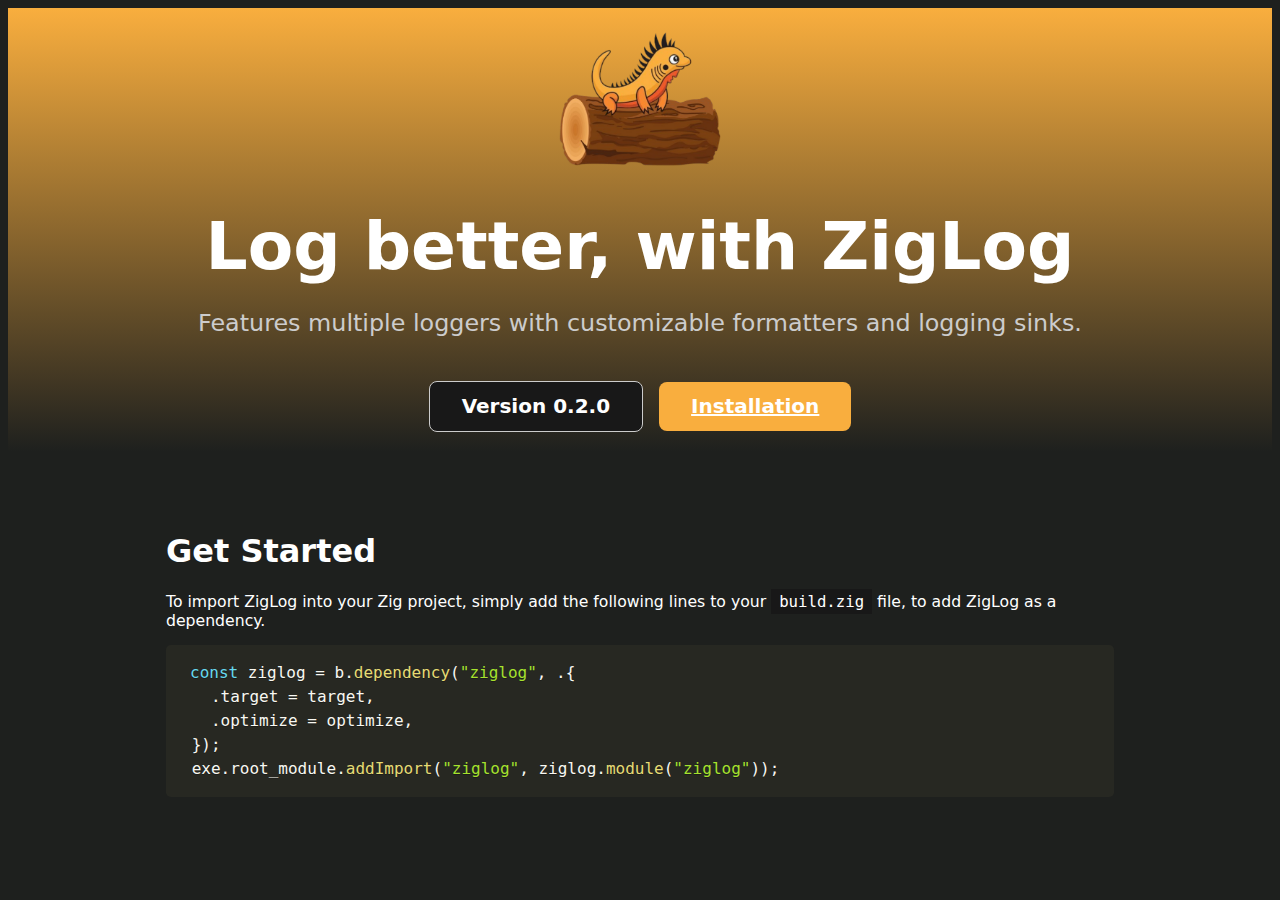
<file: docs/index.html>
<!DOCTYPE html>
<html lang="en">

<head>
  <meta charset="UTF-8">
  <meta name="viewport" content="width=device-width, initial-scale=1.0">
  <meta http-equiv="X-UA-Compatible" content="ie=edge">
  <title>ZigLog - better logging for Zig</title>
  <link rel="stylesheet" href="./style.css">
  <link rel="stylesheet" href="./prism.css">
  <link rel="icon" href="assets/favicon.ico" type="image/x-icon">
</head>

<body>
  <div id="header">
    <img alt="ZigLog Logo" src="assets/logo.png" width="200px" />
    <h1 id="title">Log better, with ZigLog</h1>
    <p id="desc">Features multiple loggers with customizable formatters and logging sinks.</p>
    <div id="info">
      <p id="version">Version 0.2.0</p>
      <a id="installation" href="#main">Installation</a>
    </div>
  </div>
  <div id="main">
    <h1>Get Started</h1>
    <p>To import ZigLog into your Zig project, simply add the following lines to your <code>build.zig</code> file, to
      add ZigLog as a dependency.</p>
    <pre><code class="language-zig">const ziglog = b.dependency("ziglog", .{
   .target = target,
   .optimize = optimize,
 });
 exe.root_module.addImport("ziglog", ziglog.module("ziglog"));</code></pre>
  </div>

  <script src="prism.js"></script>
</body>

</html>
</file>
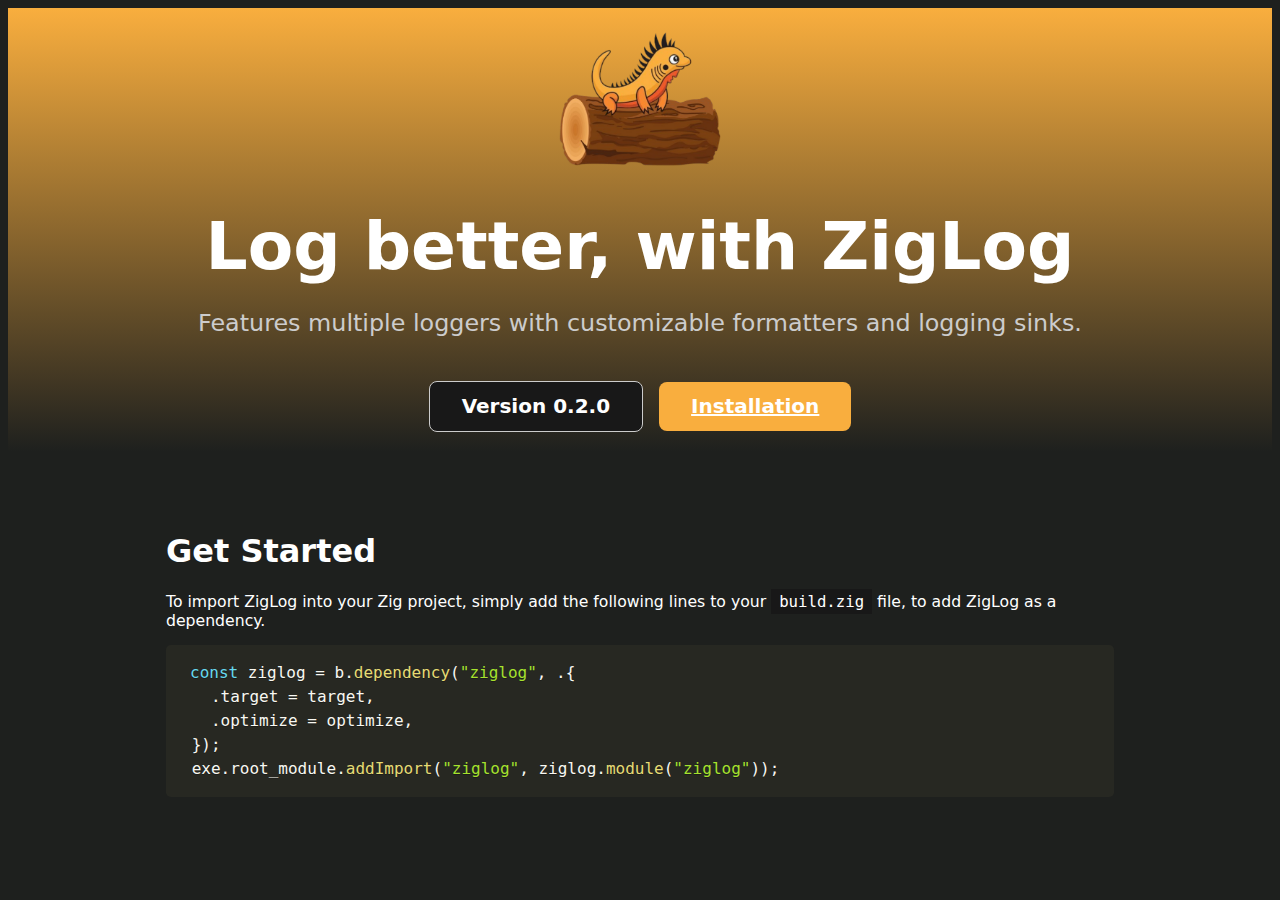
<file: website/index.html>
<!DOCTYPE html>
<html lang="en">

<head>
  <meta charset="UTF-8">
  <meta name="viewport" content="width=device-width, initial-scale=1.0">
  <meta http-equiv="X-UA-Compatible" content="ie=edge">
  <title>ZigLog - better logging for Zig</title>
  <link rel="stylesheet" href="./style.css">
  <link rel="stylesheet" href="./prism.css">
  <link rel="icon" href="../assets/favicon.ico" type="image/x-icon">
</head>

<body>
  <div id="header">
    <img alt="ZigLog Logo" src="../assets/logo.png" width="200px" />
    <h1 id="title">Log better, with ZigLog</h1>
    <p id="desc">Features multiple loggers with customizable formatters and logging sinks.</p>
    <div id="info">
      <p id="version">Version 0.2.0</p>
      <a id="installation" href="#main">Installation</a>
    </div>
  </div>
  <div id="main">
    <h1>Get Started</h1>
    <p>To import ZigLog into your Zig project, simply add the following lines to your <code>build.zig</code> file, to
      add ZigLog as a dependency.</p>
    <pre><code class="language-zig">const ziglog = b.dependency("ziglog", .{
   .target = target,
   .optimize = optimize,
 });
 exe.root_module.addImport("ziglog", ziglog.module("ziglog"));</code></pre>
  </div>

  <script src="prism.js"></script>
</body>

</html>
</file>
<file: docs/style.css>
:root {
  --bg-color: #1E201E;
  --accent: #f9ae3e;

  --dark-bg: #181818;
}

body {
  background-color: var(--bg-color); 
  font-family: system-ui,-apple-system,"Segoe UI",Roboto,"Helvetica Neue","Noto Sans","Liberation Sans",Arial,sans-serif,"Apple Color Emoji","Segoe UI Emoji","Segoe UI Symbol","Noto Color Emoji"; 

}

*:not(code) {
  color: white;
}

code {
  padding: 0.2rem 0.5rem;
  background-color: var(--dark-bg);
}

p {
  font-size: calc(.9rem + .1vw);
}

#header {
  display: flex;
  flex-direction: column;
  align-items: center;
  justify-content: center;
  text-align: center;

  background: linear-gradient(to bottom, var(--accent), var(--bg-color));
}

#header h1 {
  font-size: calc(1.5rem + 3.3vw);
  margin: 0;
  font-weight: 600;
}

#desc {
  font-size: calc(1.25rem + .3vw);
  color: #cccccc;
}

#info {
  display: flex;
  align-items: center;
  justify-content: center;
}

#version {
  background-color: var(--dark-bg);
  border: 1px solid #cccccc;
  
  padding: .8rem 2rem;
  font-weight: 600;
  font-size: 1.25rem;
  border-radius: 0.5rem;

  box-sizing: border-box;

  margin-right: 1rem;
}

#installation {
  background-color: var(--accent);
  border: none;

  padding: .8rem 2rem;
  font-weight: 600;
  font-size: 1.25rem;
  border-radius: 0.5rem;

  box-sizing: border-box;

  height: fit-content;
}

#main {
  margin-top: 5rem;

  width: 75%;
  margin-left: auto;
  margin-right: auto;
}
</file>
<file: docs/prism.css>
/* PrismJS 1.29.0
https://prismjs.com/download.html#themes=prism-okaidia&languages=clike+zig */
code[class*=language-],pre[class*=language-]{color:#f8f8f2;background:0 0;text-shadow:0 1px rgba(0,0,0,.3);font-family:Consolas,Monaco,'Andale Mono','Ubuntu Mono',monospace;font-size:1em;text-align:left;white-space:pre;word-spacing:normal;word-break:normal;word-wrap:normal;line-height:1.5;-moz-tab-size:4;-o-tab-size:4;tab-size:4;-webkit-hyphens:none;-moz-hyphens:none;-ms-hyphens:none;hyphens:none}pre[class*=language-]{padding:1em;margin:.5em 0;overflow:auto;border-radius:.3em}:not(pre)>code[class*=language-],pre[class*=language-]{background:#272822}:not(pre)>code[class*=language-]{padding:.1em;border-radius:.3em;white-space:normal}.token.cdata,.token.comment,.token.doctype,.token.prolog{color:#8292a2}.token.punctuation{color:#f8f8f2}.token.namespace{opacity:.7}.token.constant,.token.deleted,.token.property,.token.symbol,.token.tag{color:#f92672}.token.boolean,.token.number{color:#ae81ff}.token.attr-name,.token.builtin,.token.char,.token.inserted,.token.selector,.token.string{color:#a6e22e}.language-css .token.string,.style .token.string,.token.entity,.token.operator,.token.url,.token.variable{color:#f8f8f2}.token.atrule,.token.attr-value,.token.class-name,.token.function{color:#e6db74}.token.keyword{color:#66d9ef}.token.important,.token.regex{color:#fd971f}.token.bold,.token.important{font-weight:700}.token.italic{font-style:italic}.token.entity{cursor:help}
</file>
<file: website/style.css>
:root {
  --bg-color: #1E201E;
  --accent: #f9ae3e;

  --dark-bg: #181818;
}

body {
  background-color: var(--bg-color); 
  font-family: system-ui,-apple-system,"Segoe UI",Roboto,"Helvetica Neue","Noto Sans","Liberation Sans",Arial,sans-serif,"Apple Color Emoji","Segoe UI Emoji","Segoe UI Symbol","Noto Color Emoji"; 

}

*:not(code) {
  color: white;
}

code {
  padding: 0.2rem 0.5rem;
  background-color: var(--dark-bg);
}

p {
  font-size: calc(.9rem + .1vw);
}

#header {
  display: flex;
  flex-direction: column;
  align-items: center;
  justify-content: center;
  text-align: center;

  background: linear-gradient(to bottom, var(--accent), var(--bg-color));
}

#header h1 {
  font-size: calc(1.5rem + 3.3vw);
  margin: 0;
  font-weight: 600;
}

#desc {
  font-size: calc(1.25rem + .3vw);
  color: #cccccc;
}

#info {
  display: flex;
  align-items: center;
  justify-content: center;
}

#version {
  background-color: var(--dark-bg);
  border: 1px solid #cccccc;
  
  padding: .8rem 2rem;
  font-weight: 600;
  font-size: 1.25rem;
  border-radius: 0.5rem;

  box-sizing: border-box;

  margin-right: 1rem;
}

#installation {
  background-color: var(--accent);
  border: none;

  padding: .8rem 2rem;
  font-weight: 600;
  font-size: 1.25rem;
  border-radius: 0.5rem;

  box-sizing: border-box;

  height: fit-content;
}

#main {
  margin-top: 5rem;

  width: 75%;
  margin-left: auto;
  margin-right: auto;
}
</file>
<file: website/prism.css>
/* PrismJS 1.29.0
https://prismjs.com/download.html#themes=prism-okaidia&languages=clike+zig */
code[class*=language-],pre[class*=language-]{color:#f8f8f2;background:0 0;text-shadow:0 1px rgba(0,0,0,.3);font-family:Consolas,Monaco,'Andale Mono','Ubuntu Mono',monospace;font-size:1em;text-align:left;white-space:pre;word-spacing:normal;word-break:normal;word-wrap:normal;line-height:1.5;-moz-tab-size:4;-o-tab-size:4;tab-size:4;-webkit-hyphens:none;-moz-hyphens:none;-ms-hyphens:none;hyphens:none}pre[class*=language-]{padding:1em;margin:.5em 0;overflow:auto;border-radius:.3em}:not(pre)>code[class*=language-],pre[class*=language-]{background:#272822}:not(pre)>code[class*=language-]{padding:.1em;border-radius:.3em;white-space:normal}.token.cdata,.token.comment,.token.doctype,.token.prolog{color:#8292a2}.token.punctuation{color:#f8f8f2}.token.namespace{opacity:.7}.token.constant,.token.deleted,.token.property,.token.symbol,.token.tag{color:#f92672}.token.boolean,.token.number{color:#ae81ff}.token.attr-name,.token.builtin,.token.char,.token.inserted,.token.selector,.token.string{color:#a6e22e}.language-css .token.string,.style .token.string,.token.entity,.token.operator,.token.url,.token.variable{color:#f8f8f2}.token.atrule,.token.attr-value,.token.class-name,.token.function{color:#e6db74}.token.keyword{color:#66d9ef}.token.important,.token.regex{color:#fd971f}.token.bold,.token.important{font-weight:700}.token.italic{font-style:italic}.token.entity{cursor:help}
</file>
